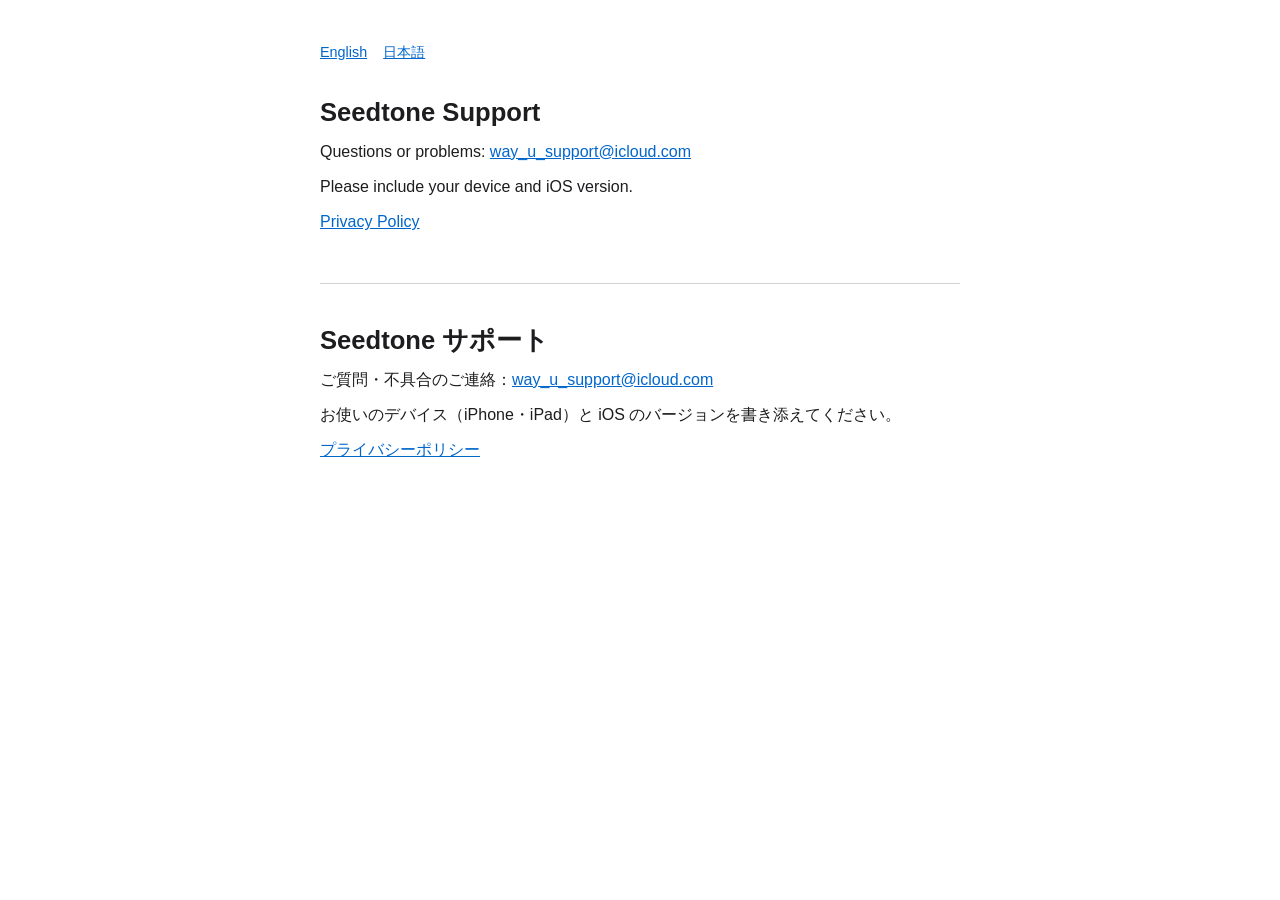
<file: index.html>
<!doctype html>
<html lang="en">
<head>
<meta charset="utf-8">
<meta name="viewport" content="width=device-width, initial-scale=1">
<title>Seedtone Support</title>
<link rel="stylesheet" href="style.css">
</head>
<body>
<main>
<nav class="lang"><a href="#en">English</a><a href="#ja">日本語</a></nav>

<section id="en" lang="en">
<h1>Seedtone Support</h1>
<p>Questions or problems: <a href="mailto:way_u_support@icloud.com?subject=%5BSeedtone%5D%20">way_u_support@icloud.com</a></p>
<p>Please include your device and iOS version.</p>
<p><a href="privacy.html">Privacy Policy</a></p>
</section>

<section id="ja" lang="ja">
<h1>Seedtone サポート</h1>
<p>ご質問・不具合のご連絡：<a href="mailto:way_u_support@icloud.com?subject=%5BSeedtone%5D%20">way_u_support@icloud.com</a></p>
<p>お使いのデバイス（iPhone・iPad）と iOS のバージョンを書き添えてください。</p>
<p><a href="privacy.html">プライバシーポリシー</a></p>
</section>
</main>
</body>
</html>
</file>
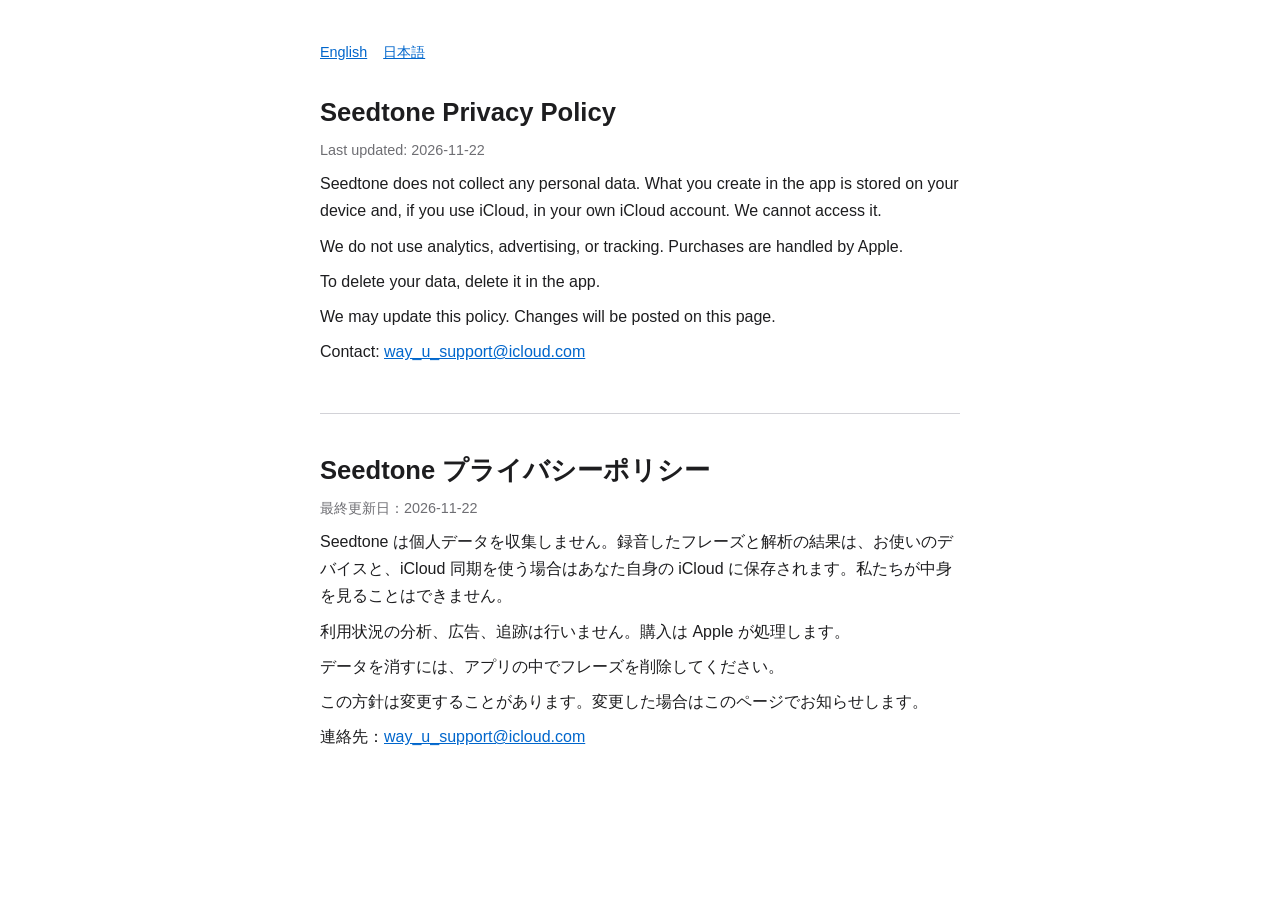
<file: privacy.html>
<!doctype html>
<html lang="en">
<head>
<meta charset="utf-8">
<meta name="viewport" content="width=device-width, initial-scale=1">
<title>Seedtone Privacy Policy</title>
<link rel="stylesheet" href="style.css">
</head>
<body>
<main>
<nav class="lang"><a href="#en">English</a><a href="#ja">日本語</a></nav>

<section id="en" lang="en">
<h1>Seedtone Privacy Policy</h1>
<p class="updated">Last updated: 2026-11-22</p>
<p>Seedtone does not collect any personal data. What you create in the app is stored on your device and, if you use iCloud, in your own iCloud account. We cannot access it.</p>
<p>We do not use analytics, advertising, or tracking. Purchases are handled by Apple.</p>
<p>To delete your data, delete it in the app.</p>
<p>We may update this policy. Changes will be posted on this page.</p>
<p>Contact: <a href="mailto:way_u_support@icloud.com?subject=%5BSeedtone%5D%20">way_u_support@icloud.com</a></p>
</section>

<section id="ja" lang="ja">
<h1>Seedtone プライバシーポリシー</h1>
<p class="updated">最終更新日：2026-11-22</p>
<p>Seedtone は個人データを収集しません。録音したフレーズと解析の結果は、お使いのデバイスと、iCloud 同期を使う場合はあなた自身の iCloud に保存されます。私たちが中身を見ることはできません。</p>
<p>利用状況の分析、広告、追跡は行いません。購入は Apple が処理します。</p>
<p>データを消すには、アプリの中でフレーズを削除してください。</p>
<p>この方針は変更することがあります。変更した場合はこのページでお知らせします。</p>
<p>連絡先：<a href="mailto:way_u_support@icloud.com?subject=%5BSeedtone%5D%20">way_u_support@icloud.com</a></p>
</section>
</main>
</body>
</html>
</file>
<file: style.css>
:root {
  color-scheme: light dark;
  --ink: #1d1d1f;
  --muted: #6e6e73;
  --line: #d2d2d7;
  --paper: #ffffff;
  --link: #0066cc;
}
@media (prefers-color-scheme: dark) {
  :root { --ink: #f5f5f7; --muted: #a1a1a6; --line: #424245; --paper: #111113; --link: #4da3ff; }
}
* { box-sizing: border-box; }
body {
  margin: 0;
  background: var(--paper);
  color: var(--ink);
  font: 16px/1.7 -apple-system, BlinkMacSystemFont, "Helvetica Neue", "Hiragino Sans", "Hiragino Kaku Gothic ProN", sans-serif;
}
main { max-width: 42rem; margin: 0 auto; padding: 2.5rem 16px 4rem; }
a { color: var(--link); }
h1 { font-size: 1.6rem; line-height: 1.3; margin: 0 0 .25rem; }
h2 { font-size: 1.05rem; margin: 2rem 0 .25rem; }
p { margin: .5rem 0; }
.updated, .note { color: var(--muted); font-size: .9rem; }
nav.lang { display: flex; gap: 1rem; font-size: .9rem; margin-bottom: 2rem; }
section + section { border-top: 1px solid var(--line); margin-top: 3rem; padding-top: 2.5rem; }
footer { color: var(--muted); font-size: .85rem; margin-top: 3rem; }
ul.apps { list-style: none; padding: 0; }
ul.apps li { padding: 1rem 0; border-bottom: 1px solid var(--line); }
ul.apps strong { font-size: 1.1rem; }
</file>
